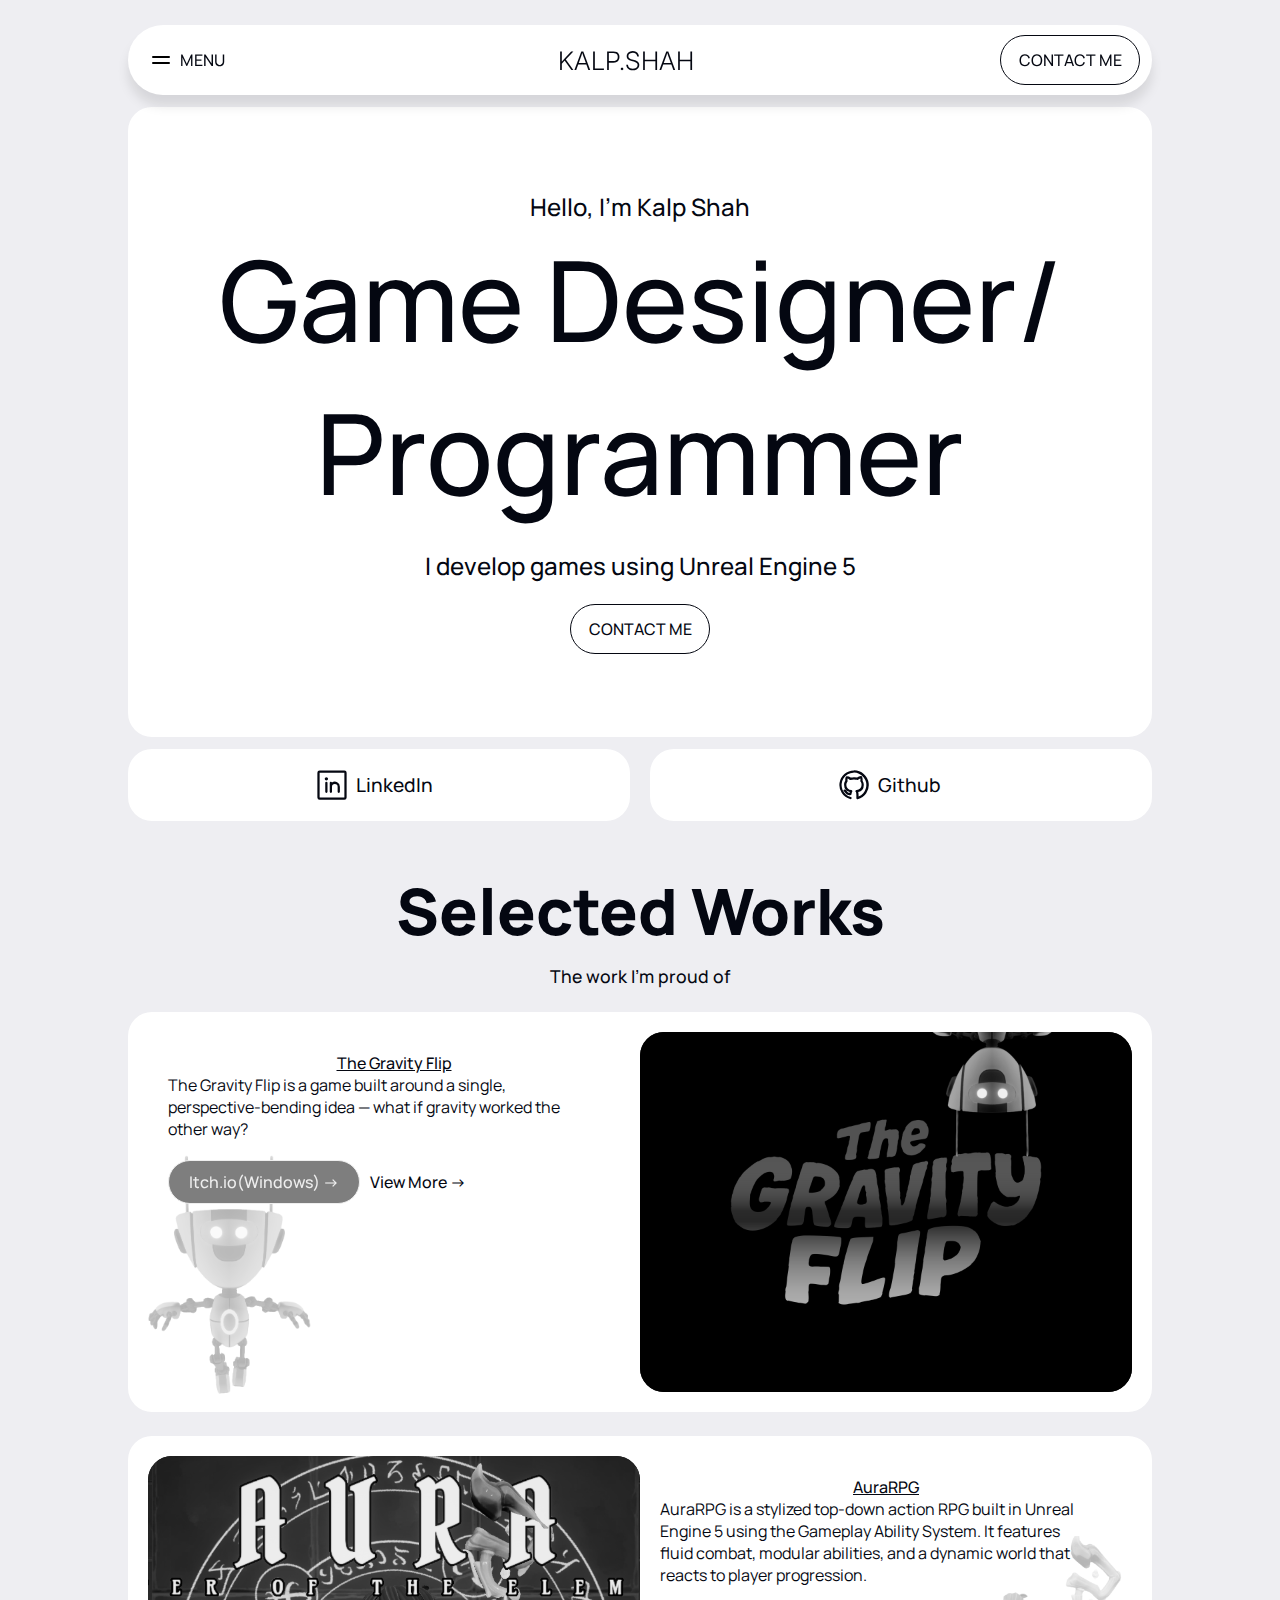
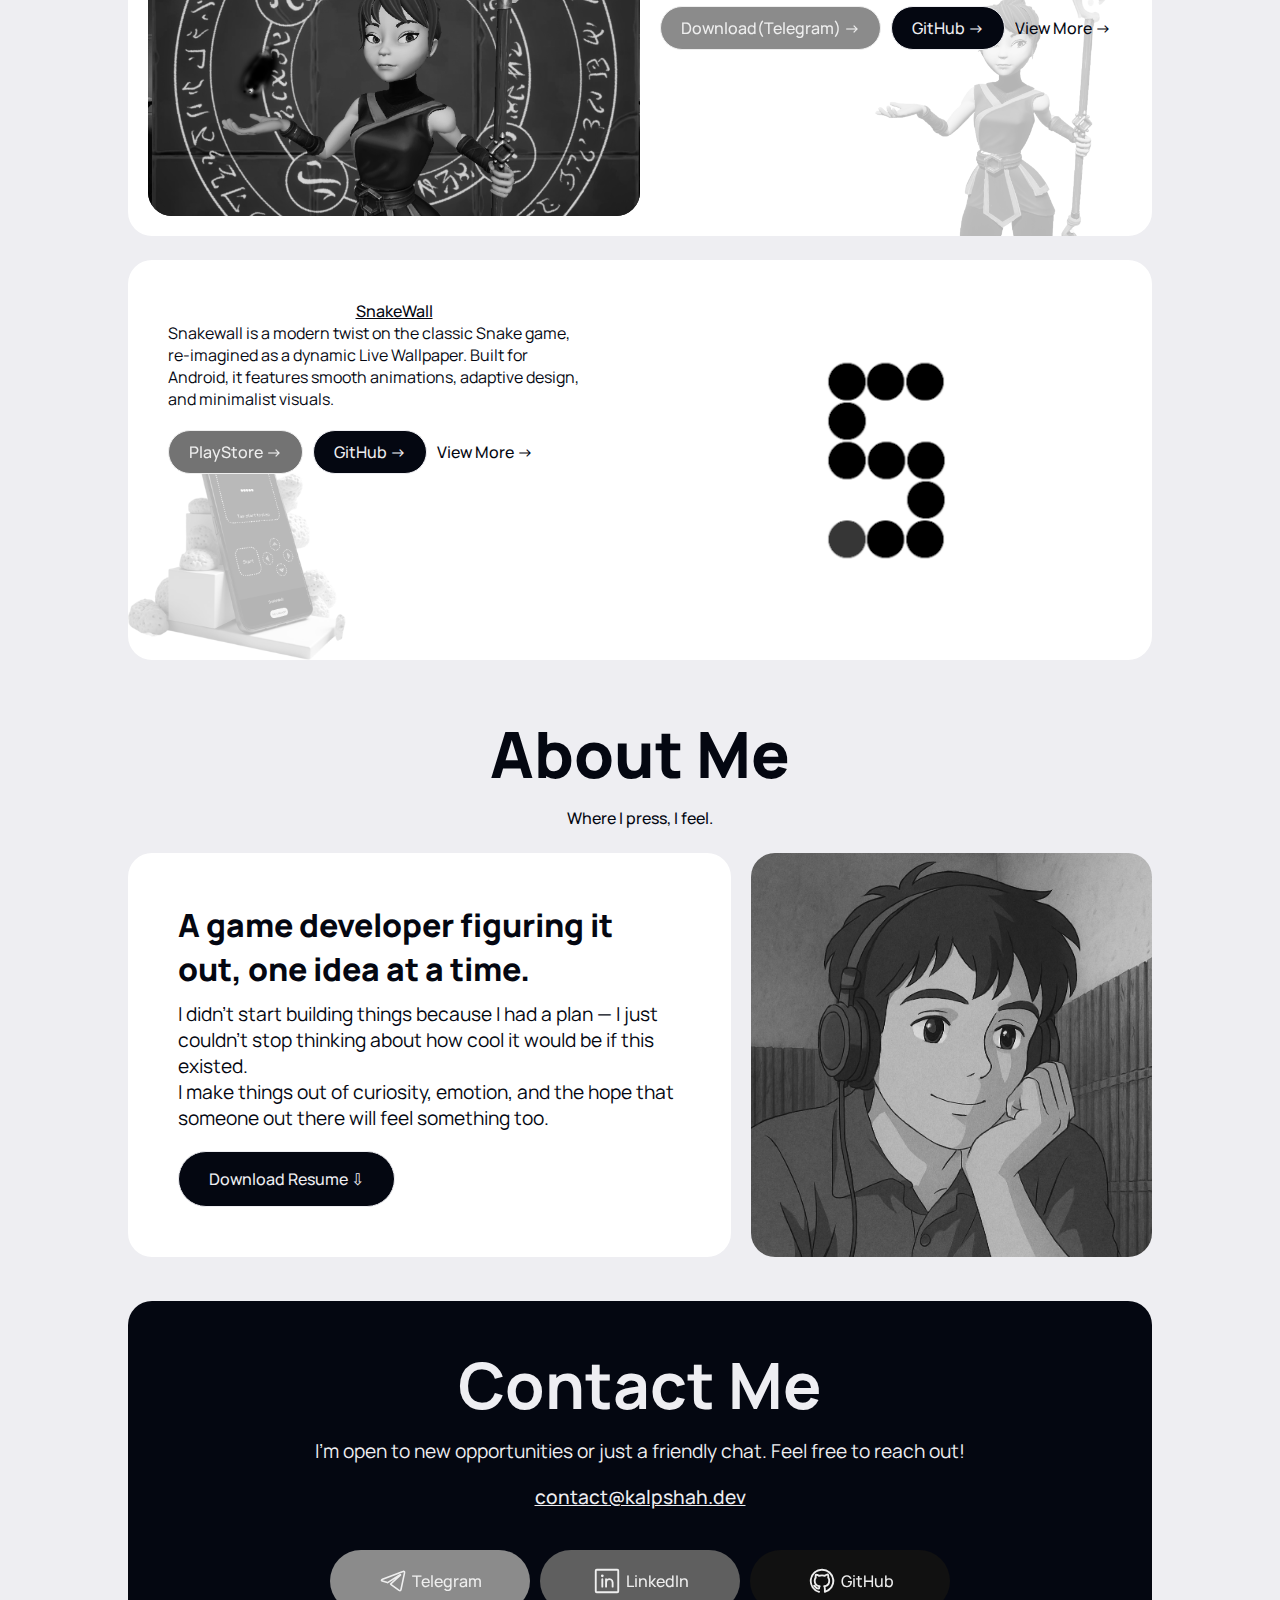
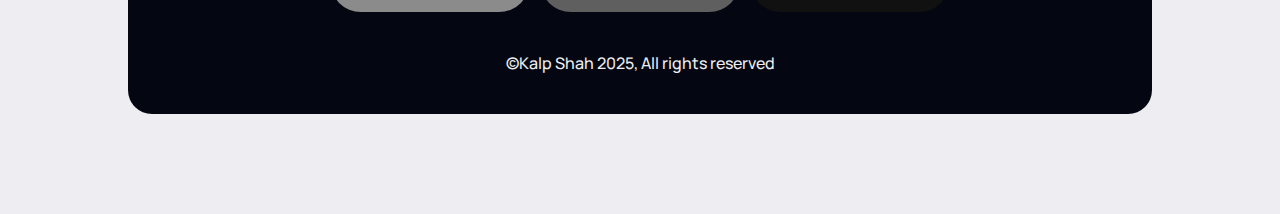
<file: index.html>
<!DOCTYPE html>
<html lang="en">
  <head>
    <meta charset="UTF-8" />
    <meta name="viewport" content="width=device-width, initial-scale=1.0" />
    <link rel="stylesheet" href="./css/index.css" />
    <link rel="stylesheet" href="./css/index-max962.css" />
    <link rel="stylesheet" href="./css/index-max600.css" />
    <link rel="stylesheet" href="./css/index-max350.css" />
    <link rel="stylesheet" href="./css/index-hover.css">
    <title>Kalp Shah</title>
    <link rel="icon" type="image/x-icon" href="./public/favicon.ico">
  </head>
  <body>
    <span id="circle" class="circle"></span>
    <div class="menuplaceholder">
      <div class="menu">
        <div class="menuTitle">Menu</div>
        <div class="menuList">
          <div class="menuItem workMenuItem">
            <div class="arrow">
              <svg
                xmlns="http://www.w3.org/2000/svg"
                viewBox="0 0 256 256"
                focusable="false"
              >
                <g>
                  <path
                    d="M221.66,133.66l-72,72a8,8,0,0,1-11.32-11.32L196.69,136H40a8,8,0,0,1,0-16H196.69L138.34,61.66a8,8,0,0,1,11.32-11.32l72,72A8,8,0,0,1,221.66,133.66Z"
                  ></path>
                </g>
              </svg>
            </div>
            <div class="menuItemNames">
              <div class="menuItemName Primary">Projects</div>
              <div class="menuItemName Secondary">Projects</div>
            </div>
          </div>
          <div class="menuItem aboutMenuItem">
            <div class="arrow">
              <svg
                xmlns="http://www.w3.org/2000/svg"
                viewBox="0 0 256 256"
                focusable="false"
              >
                <g>
                  <path
                    d="M221.66,133.66l-72,72a8,8,0,0,1-11.32-11.32L196.69,136H40a8,8,0,0,1,0-16H196.69L138.34,61.66a8,8,0,0,1,11.32-11.32l72,72A8,8,0,0,1,221.66,133.66Z"
                  ></path>
                </g>
              </svg>
            </div>
            <div class="menuItemNames">
              <div class="menuItemName Primary">About</div>
              <div class="menuItemName Secondary">About</div>
            </div>
          </div>
          <div class="menuItem contactMenuItem">
            <div class="arrow">
              <svg
                xmlns="http://www.w3.org/2000/svg"
                viewBox="0 0 256 256"
                focusable="false"
              >
                <g>
                  <path
                    d="M221.66,133.66l-72,72a8,8,0,0,1-11.32-11.32L196.69,136H40a8,8,0,0,1,0-16H196.69L138.34,61.66a8,8,0,0,1,11.32-11.32l72,72A8,8,0,0,1,221.66,133.66Z"
                  ></path>
                </g>
              </svg>
            </div>
            <div class="menuItemNames">
              <div class="menuItemName Primary">Contact</div>
              <div class="menuItemName Secondary">Contact</div>
            </div>
          </div>
        </div>
      </div>
    </div>
    <div class="nav">
      <div class="ham">
        <button class="menu-button hoverable" id="menuToggle">
          <div class="icon">
            <span class="bar top-bar"></span>
            <span class="bar bottom-bar"></span>
          </div>
          <div class="label2">
            <div class="menu-text">MENU</div>
            <div class="close-text">CLOSE</div>
          </div>
        </button>
      </div>
      <div class="title hoverable">
        <div class="titletext">KALP.SHAH</div>
      </div>
      <div class="contactbut hoverable">
        <div class="hover-text">NOW -></div>
        <div class="non-hover-text">CONTACT ME</div>
      </div>
    </div>
    <div class="hero">
      <div class="intro">Hello, I'm Kalp Shah</div>
      <div class="tagline">Game Designer/ Programmer</div>
      <div class="intro">I develop games using Unreal Engine 5</div>
      <br />
      <div class="contactbut2 hoverable">
        <div class="hover-text">NOW -></div>
        <div class="non-hover-text">CONTACT ME</div>
      </div>
    </div>
    <div class="social">
      <a
        target="_blank"
        href="https://www.linkedin.com/in/Kalpu24/"
        class="hoverable SocialLink linkedin"
      >
        <div class="SocialContainer">
          <div class="SocialIcons">
            <div class="SocialIcon ArrowIcon">
              <svg
                xmlns="http://www.w3.org/2000/svg"
                viewBox="0 0 256 256"
                focusable="false"
              >
                <g>
                  <path
                    d="M221.66,133.66l-72,72a8,8,0,0,1-11.32-11.32L196.69,136H40a8,8,0,0,1,0-16H196.69L138.34,61.66a8,8,0,0,1,11.32-11.32l72,72A8,8,0,0,1,221.66,133.66Z"
                  ></path>
                </g>
              </svg>
            </div>
            <div class="SocialIcon LinkedInIcon">
              <svg
                xmlns="http://www.w3.org/2000/svg"
                viewBox="0 0 256 256"
                focusable="false"
              >
                <g>
                  <path
                    d="M216,24H40A16,16,0,0,0,24,40V216a16,16,0,0,0,16,16H216a16,16,0,0,0,16-16V40A16,16,0,0,0,216,24Zm0,192H40V40H216V216ZM96,112v64a8,8,0,0,1-16,0V112a8,8,0,0,1,16,0Zm88,28v36a8,8,0,0,1-16,0V140a20,20,0,0,0-40,0v36a8,8,0,0,1-16,0V112a8,8,0,0,1,15.79-1.78A36,36,0,0,1,184,140ZM100,84A12,12,0,1,1,88,72,12,12,0,0,1,100,84Z"
                  ></path>
                </g>
              </svg>
            </div>
          </div>
          <div class="SocialTexts">
            <div class="SocialText SocialName">LinkedIn</div>
            <div class="SocialText VisitText">Visit Link</div>
          </div>
        </div>
      </a>
      <a target="_blank" href="https://github.com/Kalpu-24" class="hoverable SocialLink github">
        <div class="SocialContainer">
          <div class="SocialIcons">
            <div class="SocialIcon ArrowIcon">
              <svg
                xmlns="http://www.w3.org/2000/svg"
                viewBox="0 0 256 256"
                focusable="false"
              >
                <g>
                  <path
                    d="M221.66,133.66l-72,72a8,8,0,0,1-11.32-11.32L196.69,136H40a8,8,0,0,1,0-16H196.69L138.34,61.66a8,8,0,0,1,11.32-11.32l72,72A8,8,0,0,1,221.66,133.66Z"
                  ></path>
                </g>
              </svg>
            </div>
            <div class="SocialIcon GithubInIcon">
              <svg viewBox="0 0 32 32" xmlns="http://www.w3.org/2000/svg">
                <g>
                  <path
                    d="M16,3a13,13,0,0,0-3.46,25.53,1,1,0,1,0,.53-1.92,11,11,0,1,1,7-.4,15.85,15.85,0,0,0-.3-3.92A6.27,6.27,0,0,0,24.68,16a6.42,6.42,0,0,0-1.05-3.87,7.09,7.09,0,0,0-.4-3.36,1,1,0,0,0-1.1-.67,8,8,0,0,0-3.37,1.28A11.35,11.35,0,0,0,16,9a13.09,13.09,0,0,0-3,.43A5.74,5.74,0,0,0,9.62,8.25a1,1,0,0,0-1,.66,7.06,7.06,0,0,0-.37,3.19A7.15,7.15,0,0,0,7.2,16a6.66,6.66,0,0,0,5,6.28,7.43,7.43,0,0,0-.15.79c-1,.06-1.58-.55-2.32-1.48a3.45,3.45,0,0,0-1.94-1.53,1,1,0,0,0-1.15.76A1,1,0,0,0,7.35,22c.16,0,.55.52.77.81a4.74,4.74,0,0,0,3.75,2.25,4.83,4.83,0,0,0,1.3-.18h0a1,1,0,0,0,.29-.14l0,0a.72.72,0,0,0,.18-.21.34.34,0,0,0,.08-.09.85.85,0,0,0,.06-.17,1.52,1.52,0,0,0,.06-.2v0a4.11,4.11,0,0,1,.46-1.91,1,1,0,0,0-.76-1.65A4.6,4.6,0,0,1,9.2,16a4.84,4.84,0,0,1,.87-3,1,1,0,0,0,.24-.83,5,5,0,0,1,0-1.85,3.59,3.59,0,0,1,1.74.92,1,1,0,0,0,1,.23A12.49,12.49,0,0,1,16,11a9.91,9.91,0,0,1,2.65.43,1,1,0,0,0,1-.18,5,5,0,0,1,2-1,4.11,4.11,0,0,1,0,1.91,1.05,1.05,0,0,0,.32,1A4,4,0,0,1,22.68,16a4.29,4.29,0,0,1-4.41,4.46,1,1,0,0,0-.94.65,1,1,0,0,0,.28,1.11c.59.51.5,4,.47,5.36a1,1,0,0,0,.38.81,1,1,0,0,0,.62.21,1.07,1.07,0,0,0,.25,0A13,13,0,0,0,16,3Z"
                  />
                </g>
              </svg>
            </div>
          </div>
          <div class="SocialTexts">
            <div class="SocialText SocialName">Github</div>
            <div class="SocialText VisitText">Visit Link</div>
          </div>
        </div>
      </a>
    </div>
    <div class="projects">
      <div class="ProjectHeading">Selected Works</div>
      <div class="projectTag">The work I'm proud of</div>
      <div class="ProjectBox">
        <img src="./public/tgf-prop1.png" alt="" srcset="" class="tgf-prop1"/>
        <div class="desc">
          <a href="./pages/projectdetails.html?project=tgf"><div class="GameTitle projecthoverable tgfGameTitle">The Gravity Flip</div></a>
          <div class="GameDesc">The Gravity Flip is a game built around a single, perspective-bending idea — what if gravity worked the other way?<br/></div>
          <div class="MultiLinks">
            <a target="_blank" class="hoverable" href="https://kryoxx-studio.itch.io/the-gravity-flip"><div class="itchBut">Itch.io(Windows) -></div></a>
            <a class="hoverable" href="./pages/projectdetails.html?project=tgf"><div class="ViewBut">View More -></div></a>
          </div>
        </div>
                <div class="thumbnail TgfThumbnail">
          <img src="./public/tgf-main.png" alt="" srcset="" class="mainImage"/>
        </div>
      </div>
      <div class="ProjectBox">
        <img src="./public/Aura-prop1.png" alt="" srcset="" class="Aura-prop1"/>
        <div class="thumbnail AuraThumbnail">
          <img src="./public/Aura-main.png" alt="" srcset="" class="mainImage"/>
        </div>
        <div class="desc">
          <a href="./pages/projectdetails.html?project=aurarpg"><div class="GameTitle projecthoverable AuraGameTitle">AuraRPG</div></a>
          <div class="GameDesc">AuraRPG is a stylized top-down action RPG built in Unreal Engine 5 using the Gameplay Ability System. It features fluid combat, modular abilities, and a dynamic world that reacts to player progression.</div>
          <div class="MultiLinks">
            <a target="_blank" class="hoverable" href="https://t.me/KryoxxStudio/7/113"><div class="TeleBut">Download(Telegram) -></div></a>
            <a target="_blank" class="hoverable" href="https://github.com/Kalpu-24/Aura-RPG"><div class="codeBut">GitHub -></div></a>
            <a class="hoverable" href="./pages/projectdetails.html?project=aurarpg"><div class="ViewBut">View More -></div></a>
          </div>
          </div>
      </div>
      <div class="ProjectBox">
        <img src="./public/SnakeWall-prop1.png" alt="" srcset="" class="SnakeWall-prop1"/>
        <div class="desc">
          <a href="./pages/projectdetails.html?project=snakewall"><div class="GameTitle projecthoverable SnakeWallGameTitle">SnakeWall</div></a>
          <div class="GameDesc">Snakewall is a modern twist on the classic Snake game, re-imagined as a dynamic Live Wallpaper. Built for Android, it features smooth animations, adaptive design, and minimalist visuals.</div>
          <div class="MultiLinks">
            <a target="_blank" class="hoverable" href="https://play.google.com/store/apps/details?id=kalp.snake.wall"><div class="playBut">PlayStore -></div></a>
            <a target="_blank" class="hoverable" href="https://github.com/Kalpu-24/SnakeWall"><div class="codeBut">GitHub -></div></a>
            <a class="hoverable" href="./pages/projectdetails.html?project=snakewall"><div class="ViewBut">View More -></div></a>
          </div>
        </div>
        <div class="thumbnail SnakeThumbnail">
          <img src="./public/SnakeWall-main.png" alt="" srcset="" class="mainImage"/>
        </div>
      </div>
    </div>
    <div class="about">
      <div class="aboutHeading">About Me</div>
      <div class="projectTag">Where I press, I feel.</div>
      <div class="aboutBoxes">
        <div class="aboutBoxText">
          <div class="aboutPunch">A game developer figuring it out, one idea at a time.</div>
          <div class="aboutDesc">I didn't start building things because I had a plan — I just couldn't stop thinking about how cool it would be if this existed.
            <br/> I make things out of curiosity, emotion, and the hope that someone out there will feel something too.</div>
          <div class="aboutButtons">
            <a target="_blank" href="./public/Kalp-Resume-Game.pdf">
              <div class="aboutButton hoverable">Download Resume ⇩</div>
            </a>
          </div>
        </div>
        <div class="aboutBoxImage">
          <img src="./public/kalp.png" class="theImage" />
        </div>
      </div>
    </div>
    <div class="contact">
      <div class="contactHeading">Contact Me</div>
      <div class="contactDesc">I'm open to new opportunities or just a friendly chat. Feel free to reach out!</div>
      <a target="_blank" href="mailto:contact@kalpshah.dev" class="emailText">
        <div class="mailhoverable">contact@kalpshah.dev</div>
      </a>
      <div class="contactButtons">
        <a target="_blank" href="https://t.me/kalpu_24">
          <div style="background-color: #24A1DE;" class="contactButton hoverable"><svg xmlns="http://www.w3.org/2000/svg" width="800px" height="800px" viewBox="0 0 48 48" id="Layer_2" data-name="Layer 2"><path class="cls-1" d="M40.83,8.48c1.14,0,2,1,1.54,2.86l-5.58,26.3c-.39,1.87-1.52,2.32-3.08,1.45L20.4,29.26a.4.4,0,0,1,0-.65L35.77,14.73c.7-.62-.15-.92-1.07-.36L15.41,26.54a.46.46,0,0,1-.4.05L6.82,24C5,23.47,5,22.22,7.23,21.33L40,8.69a2.16,2.16,0,0,1,.83-.21Z"/></svg>Telegram</div>
        </a>
        <a target="_blank" href="https://www.linkedin.com/in/Kalpu24/">
          <div style="background-color: #2d64bc;" class="contactButton hoverable"><svg
            xmlns="http://www.w3.org/2000/svg"
            viewBox="0 0 256 256"
            focusable="false"
          >
            <g>
              <path
                d="M216,24H40A16,16,0,0,0,24,40V216a16,16,0,0,0,16,16H216a16,16,0,0,0,16-16V40A16,16,0,0,0,216,24Zm0,192H40V40H216V216ZM96,112v64a8,8,0,0,1-16,0V112a8,8,0,0,1,16,0Zm88,28v36a8,8,0,0,1-16,0V140a20,20,0,0,0-40,0v36a8,8,0,0,1-16,0V112a8,8,0,0,1,15.79-1.78A36,36,0,0,1,184,140ZM100,84A12,12,0,1,1,88,72,12,12,0,0,1,100,84Z"
              ></path>
            </g>
          </svg>LinkedIn</div>
        </a>
        <a target="_blank" href="https://github.com/Kalpu-24">
          <div style="background-color: #0e1116;" class="contactButton hoverable"><svg viewBox="0 0 32 32" xmlns="http://www.w3.org/2000/svg">
            <g>
              <path
                d="M16,3a13,13,0,0,0-3.46,25.53,1,1,0,1,0,.53-1.92,11,11,0,1,1,7-.4,15.85,15.85,0,0,0-.3-3.92A6.27,6.27,0,0,0,24.68,16a6.42,6.42,0,0,0-1.05-3.87,7.09,7.09,0,0,0-.4-3.36,1,1,0,0,0-1.1-.67,8,8,0,0,0-3.37,1.28A11.35,11.35,0,0,0,16,9a13.09,13.09,0,0,0-3,.43A5.74,5.74,0,0,0,9.62,8.25a1,1,0,0,0-1,.66,7.06,7.06,0,0,0-.37,3.19A7.15,7.15,0,0,0,7.2,16a6.66,6.66,0,0,0,5,6.28,7.43,7.43,0,0,0-.15.79c-1,.06-1.58-.55-2.32-1.48a3.45,3.45,0,0,0-1.94-1.53,1,1,0,0,0-1.15.76A1,1,0,0,0,7.35,22c.16,0,.55.52.77.81a4.74,4.74,0,0,0,3.75,2.25,4.83,4.83,0,0,0,1.3-.18h0a1,1,0,0,0,.29-.14l0,0a.72.72,0,0,0,.18-.21.34.34,0,0,0,.08-.09.85.85,0,0,0,.06-.17,1.52,1.52,0,0,0,.06-.2v0a4.11,4.11,0,0,1,.46-1.91,1,1,0,0,0-.76-1.65A4.6,4.6,0,0,1,9.2,16a4.84,4.84,0,0,1,.87-3,1,1,0,0,0,.24-.83,5,5,0,0,1,0-1.85,3.59,3.59,0,0,1,1.74.92,1,1,0,0,0,1,.23A12.49,12.49,0,0,1,16,11a9.91,9.91,0,0,1,2.65.43,1,1,0,0,0,1-.18,5,5,0,0,1,2-1,4.11,4.11,0,0,1,0,1.91,1.05,1.05,0,0,0,.32,1A4,4,0,0,1,22.68,16a4.29,4.29,0,0,1-4.41,4.46,1,1,0,0,0-.94.65,1,1,0,0,0,.28,1.11c.59.51.5,4,.47,5.36a1,1,0,0,0,.38.81,1,1,0,0,0,.62.21,1.07,1.07,0,0,0,.25,0A13,13,0,0,0,16,3Z"
              />
            </g>
          </svg>GitHub</div>
        </a>
      </div>
      <div class="copyright">©Kalp Shah 2025, All rights reserved</div>
    </div>
    <div class="bottomSpacer"></div>
  </body>
  <script
    src="https://code.jquery.com/jquery-3.7.1.min.js"
    integrity="sha256-/JqT3SQfawRcv/BIHPThkBvs0OEvtFFmqPF/lYI/Cxo="
    crossorigin="anonymous"
  ></script>
  <script src="./javascript/index.js"></script>
</html>
</file>
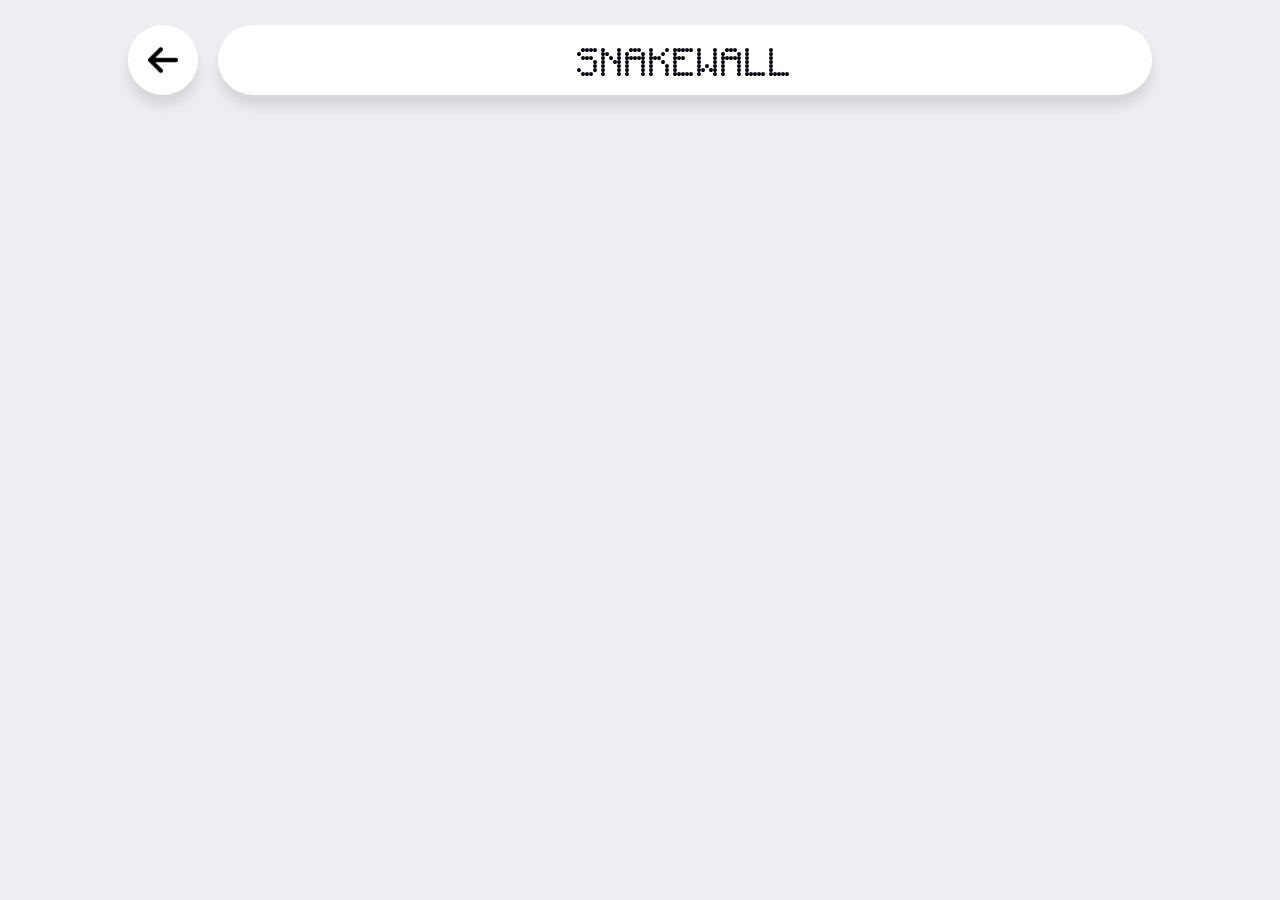
<file: pages/projectdetails.html>
<!DOCTYPE html>
<html lang="en">

<head>
    <meta charset="UTF-8" />
    <meta name="viewport" content="width=device-width, initial-scale=1.0" />
        <link rel="stylesheet" href="./../css/project.css" />
    <link rel="stylesheet" href="./../css/index-max600.css" />
    <link rel="stylesheet" href="./../css/index-max962.css" />
    <link rel="stylesheet" href="./../css/index-hover.css">
    <title>SnakeWall</title>
    <link rel="icon" type="image/x-icon" href="./../public/favicon.ico" />
</head>
<body>
    <span id="circle" class="circle"></span>
    <div class="nav">
        <div class="backbox hoverable">
            <img src="./../public/arrow.png" alt=""/>
        </div>
        <div class="titlebox">
            <div class="titletext hoverable">SNAKEWALL</div>
        </div>
    </div>
</body>
<script src="https://code.jquery.com/jquery-3.7.1.min.js"></script>
<script src="./../javascript/projectdetails.js"></script>
</html>
</file>
<file: css/index.css>
@import url('https://fonts.googleapis.com/css2?family=Manrope:wght@200..800&display=swap');
@import url('https://fonts.googleapis.com/css2?family=Pirata+One&display=swap');
@import url('https://fonts.googleapis.com/css2?family=Inter:ital,opsz,wght@0,14..32,100..900;1,14..32,100..900&display=swap');
@import url('https://fonts.googleapis.com/css2?family=Sour+Gummy:ital,wght@0,100..900;1,100..900&display=swap');


@font-face {
  font-family: 'MLCD';
  src: url(./../public/mlcd.ttf);
}

:root {
  --nav-height: 70px;
}

* {
  margin: 0;
  padding: 0;
  box-sizing: border-box;
  outline: transparent;
  -webkit-tap-highlight-color: transparent;
  font-family: Manrope;
  font-weight: 500;
  -webkit-touch-callout: none;
  -webkit-user-select: none;
  -khtml-user-select: none;
  -moz-user-select: none;
  -ms-user-select: none;
  user-select: none;
  cursor: none;
  color: #040711;
}

body {
  background-color: #eeeef2;
  color: #040711;
  margin: 0;
  padding: 0;
  height: 100%;
  width: 100%;
  overflow-x: hidden;
}

.circle {
  display: none;
  position: absolute;
  overflow: hidden;
  width: 24px;
  height: 24px;
  border-radius: 50%;
  z-index: 1007;
  pointer-events: none;
  mix-blend-mode: difference;
  background-color: #f7f8fa;
  transition: width 0.3s cubic-bezier(0.13, 0.41, 0.11, 1.34),
    height 0.3s cubic-bezier(0.13, 0.41, 0.11, 1.34),
    mix-blend-mode 0.3s cubic-bezier(0.13, 0.41, 0.11, 1.34),
    text-align 0.3s cubic-bezier(0.13, 0.41, 0.11, 1.34),
    border-radius 0.3s cubic-bezier(0.13, 0.41, 0.11, 1.34),
    padding 0.3s cubic-bezier(0.13, 0.41, 0.11, 1.34),
    transform 0.3s cubic-bezier(0.13, 0.41, 0.11, 1.34);
}

.nav {
  display: flex;
  position: fixed;
  top: 25px;
  left: 50%;
  z-index: 1000;
  transform: translate(-50%, 0%);
  justify-content: space-between;
  align-items: center;
  max-width: 1120px;
  overflow: hidden;
  width: 80vw;
  height: var(--nav-height);
  background-color: #fff;
  border-radius: 104px;
  box-shadow: rgba(0, 0, 0, 0.1) 0px 0px 0px 0px;
  padding: 12px;
}

html:not([data-scroll="0"]) .nav {
  box-shadow: rgba(0, 0, 0, 0.1) 0px 11px 12px 0px;
}

/* ham menu */
.menu-button {
  width: 100%;
  background-color: #fff;
  border-radius: 104px;
  border: none;
  padding: 1px 12px;
  display: flex;
  align-items: center;
  justify-content: space-between;
  transition: background 0.3s ease;
  position: relative;
}

.icon {
  display: flex;
  flex-direction: column;
  gap: 4px;
  width: 18px;
  height: 15px;
  justify-content: center;
  align-items: center;
}

.bar {
  width: 18px;
  height: 2px;
  background-color: black;
  border-radius: 2px;
  transition: transform 0.3s ease, opacity 0.3s ease;
}

.label2 {
  margin-left: 10px;
  position: relative;
  width: 60px;
  height: 20px;
  text-align: left;
  font-size: 1rem;
  overflow-y: hidden;
  overflow-x: hidden;
}

.menu-text,
.close-text {
  margin: 0;
  position: absolute;
  top: 50%;
  transform: translateY(-50%);
  color: #040711;
  transition: transform 0.5s cubic-bezier(0.13, 0.41, 0.11, 1.34);
}

.close-text {
  transform: translateY(150%);
  pointer-events: none;
}

/* Menu Opened State */
.menu-button.open .top-bar {
  transform: rotate(45deg) translateY(5px);
}

.menu-button.open .bottom-bar {
  transform: rotate(-45deg) translateY(-5px);
}

.menu-button.open .menu-text {
  transform: translate(0%, -150%);
  pointer-events: none;
}

.menu-button.open .close-text {
  transform: translate(0%, -50%);
  pointer-events: auto;
}

.menuplaceholder.active .menu{
  height: 20vw;
  max-height: 570px;
  min-height: 300px;
  padding: 30px;
  pointer-events: auto;
  opacity: 1;
}

.menuplaceholder{
  position: fixed;
  top: calc(var(--nav-height) + 25px + 12px);
  left: 50%;
  transform: translate(-50%, 0%);
  width: 80vw;
  max-width: 1120px;
  z-index: 1000;
  transition: all 0.5s cubic-bezier(0.13, 0.41, 0.11, 1.34);
}

.menuplaceholder > .menu {
  position: absolute;
  left: 0;
  transform: translate(0%, 0%);
  width: 23vw;
  min-width: 300px;
  max-width: 570px;
  height: 0;
  background-color: #040711;
  border-radius: 24px;
  padding: 0;
  opacity: 0;
  pointer-events: none;
  transition: all 0.5s cubic-bezier(0.13, 0.41, 0.11, 1.34);
}

.menuplaceholder > .menu > .menuTitle {
  display: flex;
  align-items: center;
  border-radius: 24px;
  margin-bottom: 20px;
  font-size: 1.3rem;
  color: #eeeef271;
}

.menuplaceholder > .menu > .menuList{
  display: flex;
  flex-direction: column;
  gap: 20px;
  overflow-y: auto;
  overflow-x: hidden;
  padding-right: 10px;
}

.menuplaceholder > .menu > .menuList > .menuItem{
  position: relative;
  min-width: 100px;
  height: 50px;
  color: #eeeef2;
  font-size: 2rem;
  overflow: hidden;
}

.menuplaceholder > .menu > .menuList > .menuItem > .arrow{
  position: absolute;
  top: 50%;
  left: -20%;
  transform: translate(0%, -50%);
  fill: #eeeef2;
  border-color: #eeeef2;
  width: 40px;
  height: 40px;
  transition: transform 0.5s cubic-bezier(0.13, 0.41, 0.11, 1.34);
}

.menuplaceholder > .menu > .menuList > .menuItem > .menuItemNames > .menuItemName{
  color: #eeeef2;
  position: absolute;
  top: 50%;
  left: 5%;
  transform: translate(0%, -50%);
  transition: transform 0.5s cubic-bezier(0.13, 0.41, 0.11, 1.34);
}

.menuplaceholder > .menu > .menuList > .menuItem > .menuItemNames > .Secondary{
  transform: translate(0%, 50%);
}

/* title */
.title {
  display: flex;
  align-items: center;
  justify-content: center;
}

.titletext {
  font-weight: 300;
  font-size: 1.6rem;
  font-family: Inter;
}

.contactbut, .contactbut2 {
  position: relative;
  padding: 10px 16px;
  border-radius: 104px;
  width: 14ch;
  height: 5ch;
  text-align: center;
  border-width: 1px;
  border-style: solid;
  font-size: 1rem;
  overflow: hidden;
  transition-duration: 0.6s;
}

.hover-text,
.non-hover-text {
  position: absolute;
  text-wrap: nowrap;
  top: 50%;
  left: 50%;
  transform: translate(-50%, -50%);
  transition: transform 0.5s cubic-bezier(0.13, 0.41, 0.11, 1.34);
}

.hover-text {
  transform: translate(-50%, -250%);
  pointer-events: none;
}

/* Hero */
.hero {
  position: relative;
  display: flex;
  flex-direction: column;
  justify-content: center;
  align-items: center;
  top: calc(var(--nav-height) + 25px + 12px);
  left: 50%;
  transform: translate(-50%, 0%);
  background-color: #fff;
  border-radius: 24px;
  max-width: 1120px;
  width: 80vw;
  min-height: 70svh;
  padding: 2%;
}

.hero > .intro{
  font-size: 1.5rem;
  font-weight: 500;
}

.hero > .tagline {
  text-align: center;
  font-size: 7rem;
  margin-bottom: 2%;
}

.social {
  position: relative;
  width: 80vw;
  max-width: 1120px;
  height: 8vh;
  top: calc(var(--nav-height) + 25px + 24px);
  left: 50%;
  transform: translate(-50%, 0%);
  border-radius: 24px;
  display: flex;
  align-items: center;
}

.SocialLink {
  flex: 50%;
  display: flex;
  justify-content: center;
  align-items: center;
  height: 8vh;
  border-radius: 24px;
  background-color: #fff;
}

.linkedin {
  margin-right: 10px;
}

.github {
  margin-left: 10px;
}

.SocialContainer {
  display: flex;
  align-items: center;
  justify-content: space-between;
  width: max-content;
  height: 4vh;
  overflow: hidden;
}

.SocialIcons {
  position: relative;
  width: 4vh;
  height: 4vh;
  margin-right: 6px;
}

.SocialIcon {
  position: absolute;
  user-select: none;
  height: 100%;
  aspect-ratio: 1;
  top: 50%;
  left: 50%;
  transform: translate(-50%, -50%);
  display: inline-block;
  fill: #040711;
  color: #040711;
  transition: all 0.5s cubic-bezier(0.13, 0.41, 0.11, 1.34);
}

.ArrowIcon{
  top: -50%;
}

.SocialTexts {
  position: relative;
  width: 88px;
  height: 100%;
}

.SocialText {
  position: absolute;
  text-wrap: nowrap;
  top: 50%;
  transform: translate(0%, -50%);
  font-size: 1.2rem;
  color: #040711;
  transition: all 0.5s cubic-bezier(0.13, 0.41, 0.11, 1.34);
}

.VisitText {
  transform: translate(0%, 150%);
}

.projects{
  position: relative;
  top: calc(var(--nav-height) + 25px + 70px);
  left: 50%;
  transform: translate(-50%, 0%);
  width: 80vw;
  max-width: 1120px;
  text-align: center;
}

.projects > .ProjectHeading{
  font-size: 4rem;
  font-weight: 800;
  margin-bottom: 10px;
}

.projects > .projectTag{
  font-size: 1.1rem;
}

.projects > .ProjectBox {
  position: relative;
  margin-top: 24px;
  width: 100%;
  height: 400px;  
  display: flex;
  flex-direction: row;
  background-color: #fff;
  border-radius: 24px;
  padding: 20px;
}

.projects > .ProjectBox > .thumbnail {
  flex: 50%;
  width: 100%;
  display: flex;
  justify-content: center;
  align-items: center;
  background-color: #eeeef2;
  border-radius: 24px;
}

.projects > .ProjectBox > .TgfThumbnail{
  background-color: #000;
}

.projects > .ProjectBox > .AuraThumbnail{
  background-color: #000;
}

.projects > .ProjectBox > .SnakeThumbnail{
  background-color: #fff;
}

.projects > .ProjectBox > .Aura-prop1 {
  filter: grayscale(100%);
  opacity: 0.3;
  height: 300px;
  object-fit: contain;
  position: absolute;
  bottom: 0;
  right: 0px;
  transform: translateY(0%);
  max-height: 100%;
  transition: all 0.5s cubic-bezier(0.13, 0.41, 0.11, 1.34);
}

.projects > .ProjectBox > .tgf-prop1 {
  filter: grayscale(100%);
  opacity: 0.3;
  height: 260px;
  object-fit: contain;
  position: absolute;
  bottom: 0;
  left: 0px;
  transform: translateY(0%);
  max-height: 100%;
  transition: all 0.5s cubic-bezier(0.13, 0.41, 0.11, 1.34);
}

.projects > .ProjectBox > .thumbnail > .mainImage {
  filter: grayscale(100%);
  width: 100%;
  height: 100%;
  border-radius: 24px;
  object-fit: cover;
  transition: filter 0.5s cubic-bezier(0.13, 0.41, 0.11, 1.34);
}

.projects > .ProjectBox > .desc {
  flex: 50%;
  display: block;
  position: relative;
  padding: 20px;
}

.projects > .ProjectBox > .desc > .GameTitle {
  font-size: 4rem;
  font-weight: 800;
  margin-bottom: 10px;
}

.projects > .ProjectBox > .desc > .AuraGameTitle{
  font-family: Pirata One;
  color: #fff;
  -webkit-text-stroke-width: .1px;
  -webkit-text-stroke-color: #040711;
}

.projects > .ProjectBox > .desc > .GameDesc {
  font-size: 1rem;
  font-weight: 400;
  margin-bottom: 20px;
  text-align: left;
  padding-right: 30px;
}

.projects > .ProjectBox > .desc > .MultiLinks > a {
  display: block;
  width: fit-content;
  height: max-content;
  text-decoration: none;
}

.projects > .ProjectBox > .desc > .MultiLinks > a.disabled{
  pointer-events: none;
}

.projects > .ProjectBox > .desc > .MultiLinks{
  display: flex;
  align-items: center;
  flex-wrap: wrap;
  gap: 10px;
}

.projects > .ProjectBox > .desc > .MultiLinks > a > .codeBut{
  position: relative;
  padding: 10px 2ch;
  border-radius: 104px;
  text-align: center;
  border-width: 1px;
  border-style: solid;
  font-size: 1rem;
  overflow: hidden;
  background-color: #040711;
  color: #eeeef2;
}

.projects > .ProjectBox > .desc > .MultiLinks > a > .playBut{
  position: relative;
  padding: 10px 2ch;
  border-radius: 104px;
  text-align: center;
  border-width: 1px;
  border-style: solid;
  font-size: 1rem;
  overflow: hidden;
  background-color: #3b8562;
  filter: grayscale(100%);
  color: #eeeef2;
  transition: all 0.5s ease;
}

.projects > .ProjectBox > .desc > .MultiLinks > a > .TeleBut{
  position: relative;
  padding: 10px 2ch;
  border-radius: 104px;
  text-align: center;
  border-width: 1px;
  border-style: solid;
  font-size: 1rem;
  overflow: hidden;
  background-color: #24A1DE;
  filter: grayscale(100%);
  color: #eeeef2;
}

.projects > .ProjectBox > .desc > .MultiLinks > a > .itchBut{
  position: relative;
  padding: 10px 2ch;
  border-radius: 104px;
  text-align: center;
  border-width: 1px;
  border-style: solid;
  font-size: 1rem;
  overflow: hidden;
  background-color: #fa5c5c;
  filter: grayscale(100%);
  color: #eeeef2;
}

.projects > .ProjectBox > .desc > .SnakeWallGameTitle{
  font-family: MLCD;
}

.projects > .ProjectBox > .SnakeWall-prop1 {
  filter: grayscale(100%);
  opacity: 0.3;
  height: 220px;
  object-fit: contain;
  position: absolute;
  bottom: 0;
  left: 0px;
  transform: translateY(0%);
  max-height: 100%;
  transition: all 0.5s cubic-bezier(0.13, 0.41, 0.11, 1.34);
}

.projects > .ProjectBox > .desc > .tgfGameTitle{
  font-family: "Sour Gummy";
  font-size: 3rem;
}

.about {
  position: relative;
  top: calc(var(--nav-height) + 25px + 120px);
  left: 50%;
  transform: translate(-50%, 0%);
  width: 80vw;
  max-width: 1120px;
  text-align: center;
}

.about > .aboutHeading {
  font-size: 4rem;
  font-weight: 800;
  margin-bottom: 10px;
}

.about > .aboutBoxes {
  display: flex;
  flex-direction: row;
  justify-content: space-between;
  align-items: stretch;
  gap: 20px;
  min-height: 400px;
  height: fit-content;
  margin-top: 24px;
}

.about > .aboutBoxes > .aboutBoxText{
  font-size: 1rem;
  font-weight: 400;
  text-align: left;
  padding-right: 30px;
  flex: 60%;
  display: flex;
  flex-direction: column;
  justify-content: space-around;
  background-color: #fff;
  border-radius: 24px;
  width: 100%;
  padding: 50px;
}

.about > .aboutBoxes > .aboutBoxText > .aboutPunch{
  font-size: 2rem;
  font-weight: 800;
  margin-bottom: 10px;
}

.about > .aboutBoxes > .aboutBoxText > .aboutDesc{
  font-size: 1.2rem;
  font-weight: 400;
  margin-bottom: 20px;
}

.about > .aboutBoxes > .aboutBoxText > .aboutButtons{
  display: flex;
  align-items: center;
  flex-wrap: wrap;
  gap: 10px;
}

.about > .aboutBoxes > .aboutBoxText > .aboutButtons > a{
  text-decoration: none;
}

.about > .aboutBoxes > .aboutBoxText > .aboutButtons > a > .aboutButton{
  position: relative;
  padding: 16px 30px;
  border-radius: 104px;
  text-align: center;
  border-width: 1px;
  border-style: solid;
  font-size: 1rem;
  overflow: hidden;
  background-color: #040711;
  color: #eeeef2;
}

.about > .aboutBoxes > .aboutBoxImage{
  flex: 40%;
  display: flex;
}

.about > .aboutBoxes > .aboutBoxImage > img{
  width: 100%;
  height: 100%;
  object-fit: cover;
  border-radius: 24px;
  filter: grayscale(100%);
  transition: all 0.5s cubic-bezier(0.13, 0.41, 0.11, 1.34);
}

.contact{
  position: relative;
  top: calc(var(--nav-height) + 25px + 164px);
  left: 50%;
  transform: translate(-50%, 0%);
  width: 80vw;
  max-width: 1120px;
  min-height: 400px;
  max-height: fit-content;
  text-align: center;
  background-color: #040711;
  border-radius: 24px;
  padding: 40px;
  display: flex;
  flex-direction: column;
  justify-content: space-around;
  align-items: center;
}

.contact > .contactHeading{
  font-size: 4rem;
  font-weight: 700;
  margin-bottom: 10px;
  color: #eeeef2;
}

.contact > .contactDesc{
  font-size: 1.2rem;
  font-weight: 400;
  margin-bottom: 20px;
  color: #eeeef2;
}

.emailText{
  font-size: 1.2rem;
  margin-bottom: 40px;
  color: #eeeef2;
}

.emailText > div{
  font-size: 1.2rem;
  color: #eeeef2;
}

.contact > .contactButtons{
  display: flex;
  align-items: center;
  flex-wrap: wrap;
  gap: 10px;
  margin-bottom: 20px;
  justify-content: center;
}

.contact > .contactButtons > a{
  text-decoration: none;
}

.contact > .contactButtons > a > .contactButton{
  position: relative;
  padding: 16px 30px;
  border-radius: 104px;
  width: 20ch;
  text-align: center;
  font-size: 1rem;
  overflow: hidden;
  display: flex;
  justify-content: center;
  align-items: center;
  flex-direction: row;
  color: #eeeef2;
  filter: grayscale(100%);
  transition: all 0.5s cubic-bezier(0.13, 0.41, 0.11, 1.34);
}

.contact > .contactButtons > a > .contactButton > svg{
  width: 30px;
  height: 30px;
  margin-right: 4px;
  fill: #eeeef2;
}

.contact > .copyright{
  font-size: 1rem;
  color: #eeeef2;
  margin-top: 20px;
}

.cls-1{
  fill:transparent;
  stroke:#eeeef2;
  stroke-width:2.5px;
  stroke-linecap:round;
  stroke-linejoin:round;
}

.bottomSpacer{
  position: relative;
  top: calc(var(--nav-height) + 25px + 164px);
  height: 100px;
  width: 100%;
}
</file>
<file: css/index-max962.css>
/* Large devices (laptops/desktops, 992px and up) */
@media only screen and (max-width: 962px) {
    .projects > .ProjectBox {
        flex-direction: column;
        height: fit-content;
    }

    .projects > .ProjectBox > .thumbnail {
        order: 0;
        width: 100%;
    }
    
    .projects > .ProjectBox > .desc {
        order: 1;
        width: 100%;
    }

    .projects > .ProjectBox > .desc > .tgfGameTitle {
        font-size: 3rem;
    }
    
    .projects > .ProjectBox > .thumbnail > .mainImage {
        max-height: 250px;
        object-fit: contain;
    }

    .about > .aboutBoxes {
        flex-direction: column;
        height: fit-content;
        min-height: 400px;
    }


}
</file>
<file: css/index-max600.css>
/* Extra small devices (phones, 600px and down) */
@media only screen and (max-width: 600px) {
    *{
        cursor: default;
    }

    .circle{
        display: none;
    }

    .titletext{
        font-size: 1.1rem;
    }

    .contactbut{
        display: none;
    }

    .hero{
        padding: 6%;
        min-height: 50vh;
    }

    .hero > .intro{
        font-size: 1.2rem;
    }

    .hero > .tagline{
        font-size: 3rem;
    }

    .projects > .ProjectHeading{
        font-size: 2rem;
    }

    .projects > .ProjectBox > .desc > a > .GameTitle {
        font-size: 2rem;
    }

    .about > .aboutHeading {
        font-size: 2rem;
    }

    .about > .aboutBoxes > .aboutBoxText > .aboutPunch{
        font-size: 1.5rem;
    }
    
    .about > .aboutBoxes > .aboutBoxText > .aboutDesc{
        font-size: 1rem;
    }

    .about > .aboutBoxes > .aboutBoxText > .aboutButtons > a > .aboutButton{
        font-size: .7rem;
    }

    .contact > .contactHeading{
        font-size: 2rem;
    }
}
</file>
<file: css/index-max350.css>
@media only screen and (max-width: 350px) {
    .hero > .tagline{
        font-size: 2.3rem;
    }
}
</file>
<file: css/index-hover.css>
@media (hover: hover) {
    .circle:hover {
        display: inline;
    }

    .menuplaceholder > .menu > .menuList > .menuItem:hover .Primary{
        transform: translate(45%, -170%);
    }

    .menuplaceholder > .menu > .menuList > .menuItem:hover .Secondary{
        transform: translate(30%, -50%);
    }  

    .menuplaceholder > .menu > .menuList > .menuItem:hover .arrow{
        transform: translate(130%, -50%);
    }

    .contactbut:hover {
        background-color: #040711;
        border-color: #eeeef2;
        color: #eeeef2;
    }

    .contactbut2:hover{
        background-color: #040711;
        border-color: #eeeef2;
        color: #eeeef2;
    }

    .contactbut:hover .hover-text {
        transform: translate(-50%, -50%);
        color: #eeeef2;
        pointer-events: auto;
    }

    .contactbut2:hover .hover-text {
        transform: translate(-50%, -50%);
        color: #eeeef2;
        pointer-events: auto;
    }

    .contactbut:hover .non-hover-text {
        transform: translate(-50%, 250%);
        pointer-events: none;
    }

    .contactbut2:hover .non-hover-text {
        transform: translate(-50%, 250%);
        pointer-events: none;
    }

    .SocialLink:hover .SocialIcon {
        transform: translate(-50%, 50%);
    }

    .SocialLink:hover .VisitText {
        transform: translate(0%, -50%);
    }

    .SocialLink:hover .SocialName {
        transform: translate(0%, -180%);
    }

    .projects > .ProjectBox:hover .thumbnail > .mainImage {
        filter: grayscale(0%);
    }

    .projects > .ProjectBox:hover .Aura-prop1 {
        filter: grayscale(0%);
        opacity: 1;
        transform: translateX(80px);
    }

    .projects > .ProjectBox:hover .desc > .MultiLinks > a > .playBut {
        filter: grayscale(0%)
    }

    .projects > .ProjectBox:hover .desc > .MultiLinks > a > .disablebut {
        filter: grayscale(100%)
    }

    .projects > .ProjectBox:hover .desc > .MultiLinks > a > .TeleBut {
        filter: grayscale(0%)
    }

    .projects > .ProjectBox:hover .desc > .MultiLinks > a > .itchBut {
        filter: grayscale(0%)
    }

    .projects > .ProjectBox:hover .SnakeWall-prop1 {
        filter: grayscale(0%);
        opacity: 1;
        transform: translateX(-120px);
    }

        .projects > .ProjectBox:hover .tgf-prop1 {
        filter: grayscale(0%);
        opacity: 1;
        transform: translateX(-80px);
    }

    .about > .aboutBoxes > .aboutBoxImage:hover img{
        filter: grayscale(0%);
    }

    .contact:hover .contactButtons > a > .contactButton{
        filter: grayscale(0%);
    }
}
</file>
<file: css/project.css>
@import url("https://fonts.googleapis.com/css2?family=Manrope:wght@200..800&display=swap");
@import url("https://fonts.googleapis.com/css2?family=Pirata+One&display=swap");
@import url("https://fonts.googleapis.com/css2?family=Inter:ital,opsz,wght@0,14..32,100..900;1,14..32,100..900&display=swap");
@import url("https://fonts.googleapis.com/css2?family=Sour+Gummy:ital,wght@0,100..900;1,100..900&display=swap");

@font-face {
    font-family: "MLCD";
    src: url(./../public/mlcd.ttf);
}

:root {
    --nav-height: 70px;
}

* {
    margin: 0;
    padding: 0;
    box-sizing: border-box;
    outline: transparent;
    -webkit-tap-highlight-color: transparent;
    font-family: Manrope;
    font-weight: 500;
    -webkit-touch-callout: none;
    -webkit-user-select: none;
    -khtml-user-select: none;
    -moz-user-select: none;
    -ms-user-select: none;
    user-select: none;
    cursor: none;
    color: #040711;
}

body {
    background-color: #eeeef2;
    color: #040711;
    margin: 0;
    padding: 0;
    height: 100%;
    width: 100%;
    overflow-x: hidden;
}

.circle {
    display: none;
    position: absolute;
    overflow: hidden;
    width: 24px;
    height: 24px;
    border-radius: 50%;
    z-index: 1007;
    pointer-events: none;
    mix-blend-mode: difference;
    background-color: #f7f8fa;
    transition: width 0.3s cubic-bezier(0.13, 0.41, 0.11, 1.34),
        height 0.3s cubic-bezier(0.13, 0.41, 0.11, 1.34),
        mix-blend-mode 0.3s cubic-bezier(0.13, 0.41, 0.11, 1.34),
        text-align 0.3s cubic-bezier(0.13, 0.41, 0.11, 1.34),
        border-radius 0.3s cubic-bezier(0.13, 0.41, 0.11, 1.34),
        padding 0.3s cubic-bezier(0.13, 0.41, 0.11, 1.34),
        transform 0.3s cubic-bezier(0.13, 0.41, 0.11, 1.34);
}

.nav {
    display: flex;
    position: fixed;
    top: 25px;
    left: 50%;
    z-index: 1000;
    transform: translate(-50%, 0%);
    justify-content: space-between;
    align-items: center;
    max-width: 1120px;
    width: 80vw;
    height: var(--nav-height);
}

.nav > .backbox{
    width: var(--nav-height);
    height: var(--nav-height);
    padding: 20px;
    background-color: #fff;
    border-radius: 50%;
    overflow: hidden;
}

.nav > .backbox > img {
    width: 100%;
    height: 100%;
    object-fit: cover;
}

html:not([data-scroll="0"]) .nav > .backbox, html:not([data-scroll="0"]) .nav > .titlebox {
    box-shadow: rgba(0, 0, 0, 0.1) 0px 11px 12px 0px;
}

/* title */
.titlebox {
    width: calc(100% - var(--nav-height) - 20px);
    height: var(--nav-height);
    margin-left: 20px;
    background-color: #fff;
    border-radius: 104px;
    overflow: hidden;
    display: flex;
    justify-content: center;
    align-items: center;
}

.titlebox > .titletext {
    font-size: 2rem;
    font-family: MLCD;
}

.hover-text,
.non-hover-text {
    position: absolute;
    text-wrap: nowrap;
    top: 50%;
    left: 50%;
    transform: translate(-50%, -50%);
    transition: transform 0.5s cubic-bezier(0.13, 0.41, 0.11, 1.34);
}

.hover-text {
    transform: translate(-50%, -250%);
    pointer-events: none;
}
</file>
